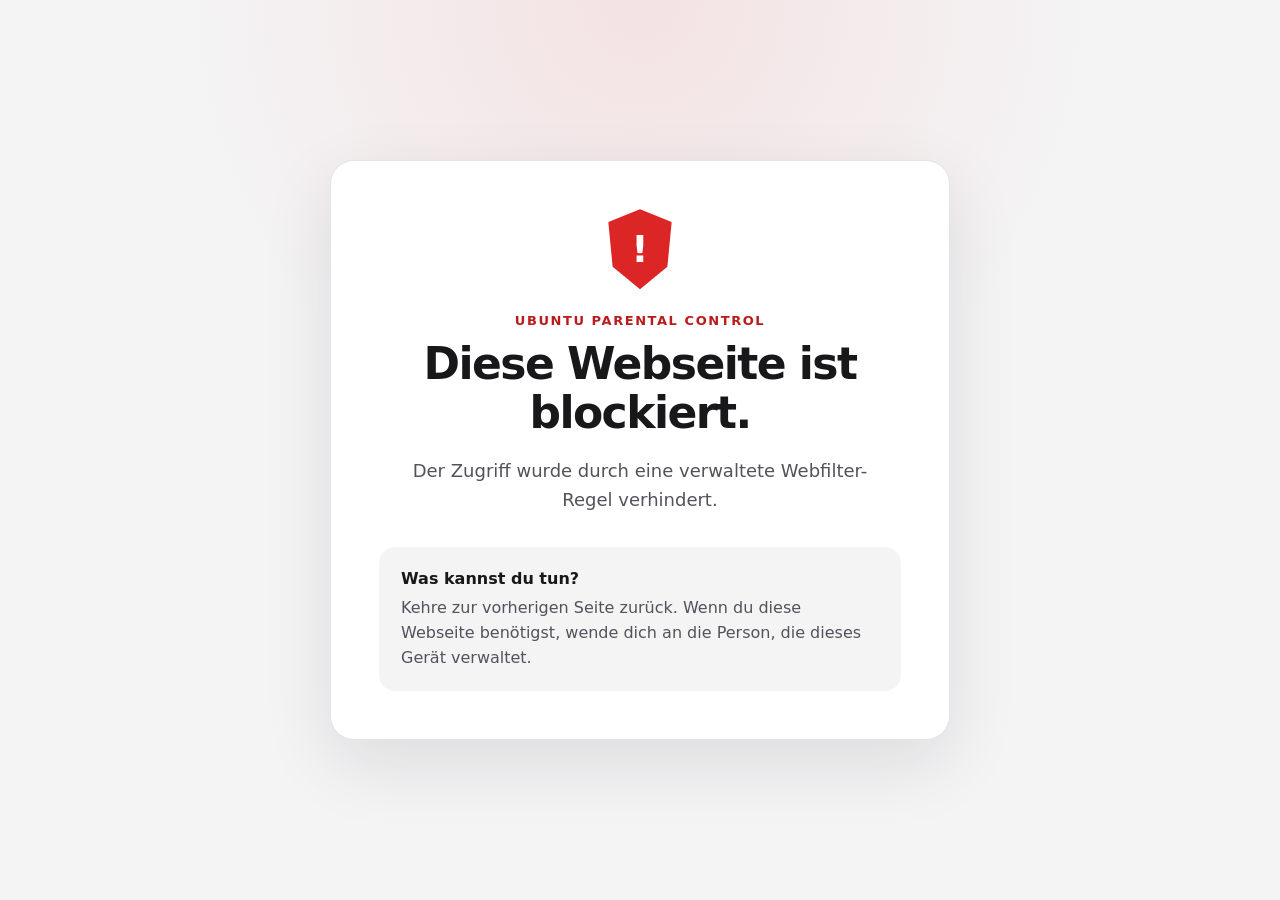
<file: browser-extension/blocked/blocked.html>
<!doctype html>
<html lang="de">
  <head>
    <meta charset="utf-8">
    <meta name="viewport" content="width=device-width, initial-scale=1">
    <meta name="color-scheme" content="light dark">
    <title>Webseite blockiert</title>
    <link rel="stylesheet" href="blocked.css">
  </head>
  <body>
    <main class="card" aria-labelledby="blocked-title">
      <div class="shield" aria-hidden="true">
        <span>!</span>
      </div>
      <p class="product">Ubuntu Parental Control</p>
      <h1 id="blocked-title">Diese Webseite ist blockiert.</h1>
      <p class="explanation">
        Der Zugriff wurde durch eine verwaltete Webfilter-Regel verhindert.
      </p>
      <div id="block-source" class="block-source" hidden>
        <span>Ausgelöst durch</span>
        <strong id="block-source-name"></strong>
      </div>
      <div class="notice">
        <strong>Was kannst du tun?</strong>
        <p>
          Kehre zur vorherigen Seite zurück. Wenn du diese Webseite benötigst,
          wende dich an die Person, die dieses Gerät verwaltet.
        </p>
      </div>
    </main>
    <script src="blocked.js"></script>
  </body>
</html>
</file>
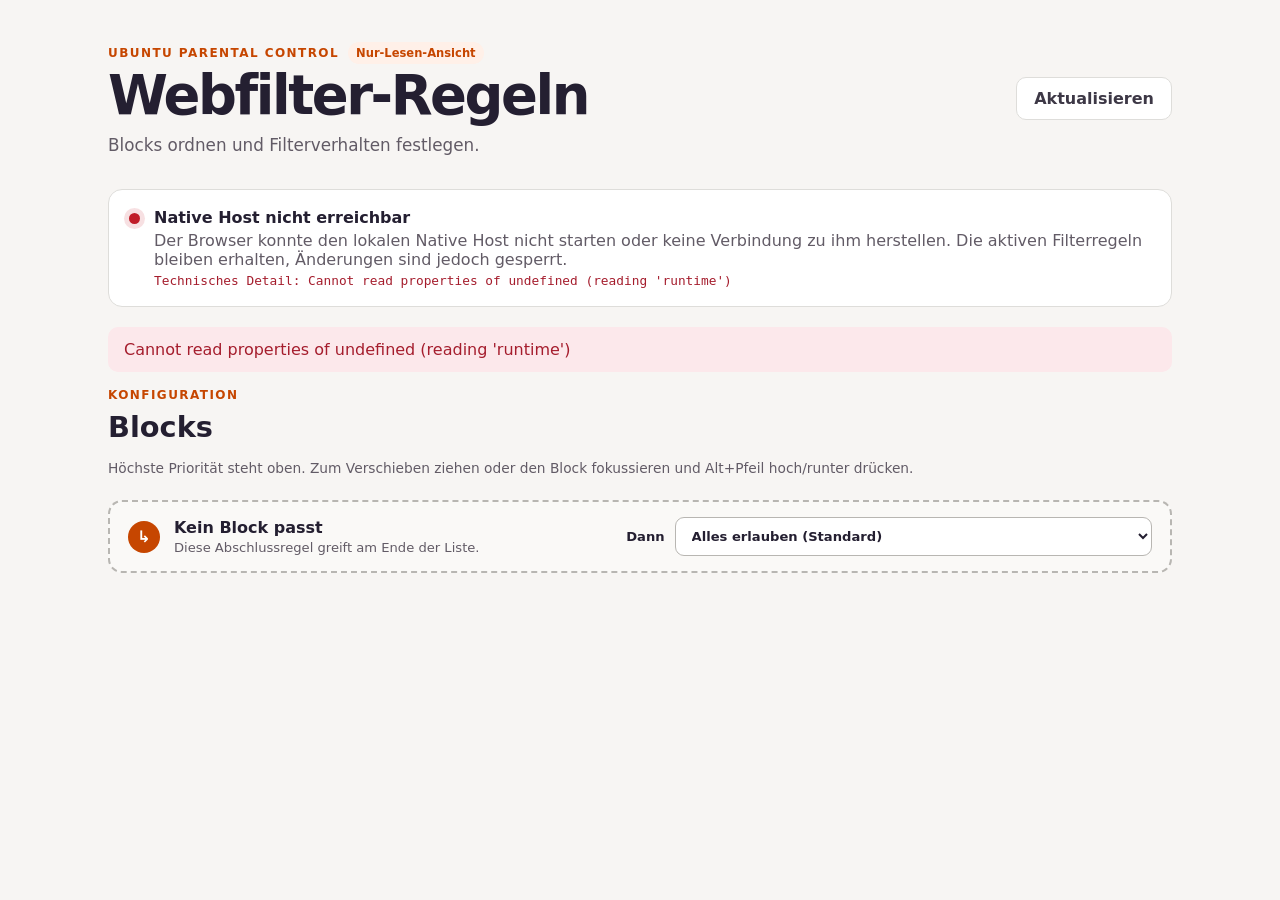
<file: browser-extension/options/options.html>
<!doctype html>
<html lang="de">
<head><meta charset="utf-8"><meta name="viewport" content="width=device-width, initial-scale=1"><meta name="color-scheme" content="light dark"><title>Ubuntu Parental Control</title><link rel="stylesheet" href="options.css"></head>
<body class="mode-loading" aria-busy="false">
<header class="app-header"><div><div class="title-line"><p class="eyebrow">Ubuntu Parental Control</p><span id="view-mode" class="view-mode">Zugriff wird geprüft</span></div><h1>Webfilter-Regeln</h1><p id="page-subtitle" class="subtitle">Blocks ordnen und Filterverhalten festlegen.</p></div><button id="refresh" class="secondary" type="button">Aktualisieren</button></header>
<main>
<section id="connection" class="connection" aria-live="polite" hidden><span class="status-dot"></span><div><strong id="connection-title"></strong><p id="connection-detail"></p><p id="connection-error-detail" class="connection-error-detail" hidden></p><a id="repair-native" class="repair-native" href="ubuntu-parental-control://firefox-consent/allow" hidden>Firefox-Verbindung reparieren</a></div></section>
<div id="message" class="message" hidden role="status"></div>
<section id="draft-bar" class="draft-bar" hidden aria-live="polite"><div><strong>Ungespeicherte Änderungen</strong><p>Der Entwurf ist nur in dieser Seite sichtbar. Erst „Alles speichern“ öffnet einmalig die Administrator-Anmeldung.</p></div><div class="draft-actions"><button id="discard-draft" class="secondary" type="button">Verwerfen</button><button id="save-all" type="button">Alles speichern</button></div></section>
<section id="overview-view" aria-labelledby="overview-title"><div class="section-heading"><div><p class="eyebrow">Konfiguration</p><h2 id="overview-title">Blocks</h2></div><button id="create-block" class="secondary" type="button" hidden>Block anlegen</button></div>
<p id="order-help" class="order-help">Höchste Priorität steht oben. Zum Verschieben ziehen oder den Block fokussieren und Alt+Pfeil hoch/runter drücken.</p><div id="blocks" class="blocks" role="list" aria-describedby="order-help"></div>
<form id="default-rule" class="default-rule"><span class="default-rule-marker" aria-hidden="true">↳</span><div><strong>Kein Block passt</strong><p>Diese Abschlussregel greift am Ende der Liste.</p></div><label for="default-action">Dann<select id="default-action" name="default_action"><option value="allow">Alles erlauben (Standard)</option><option value="block">Alles blockieren</option></select></label></form></section>
<section id="detail-view" hidden aria-labelledby="detail-title"><button id="back-to-overview" class="back-button secondary" type="button">← Zurück zu allen Blocks</button><div id="detail-container"></div></section>
</main>
<datalist id="timezone-suggestions"><option value="Europe/Berlin"></option><option value="UTC"></option></datalist>
<div id="busy-overlay" class="busy-overlay" hidden role="status" aria-live="assertive"><div class="busy-card"><span class="spinner" aria-hidden="true"></span><div><strong>Regeln werden gespeichert …</strong><p>Bitte warte auf die Bestätigung des Verwaltungsdienstes.</p></div></div></div>
<template id="block-row-template"><article class="block-row" role="listitem" tabindex="0" draggable="false"><span class="drag-handle" aria-hidden="true">⠿</span><button class="block-open" type="button"><span class="block-identity"><strong class="block-name"></strong><code class="block-id"></code></span><span class="badges"></span></button><span class="priority-label"></span><span class="reorder-buttons"><button class="move-up secondary" type="button" aria-label="Block nach oben verschieben">↑</button><button class="move-down secondary" type="button" aria-label="Block nach unten verschieben">↓</button></span></article></template>
<template id="block-detail-template"><article class="block-detail"><div class="detail-heading"><div><p class="eyebrow">Block bearbeiten</p><h2 id="detail-title" class="block-name"></h2><code class="block-id"></code></div><div class="badges"></div></div>
<section class="domain-section" aria-labelledby="domain-section-title"><div class="domain-heading"><h3 id="domain-section-title">Domains</h3><button class="secondary show-domain-add" type="button" hidden>Domains hinzufügen</button></div><div class="domain-list"></div><form class="domain-add-panel" hidden><label>Neue Domains <span>Eine Domain pro Zeile; Listen können direkt eingefügt werden.</span><textarea class="domain-add-input" rows="5" placeholder="beispiel.de&#10;schule.example" required></textarea></label><div class="domain-add-actions"><button type="submit">In Entwurf übernehmen</button><button class="secondary cancel-domain-add" type="button">Abbrechen</button></div></form></section>
<form class="add-domain-form" hidden><label>Website zusätzlich blockieren <span>Nur die Domain ohne <code>https://</code>, Pfad oder Port eingeben.</span></label><div class="input-row"><input class="domain-input" type="text" inputmode="url" autocomplete="off" placeholder="beispiel.de" maxlength="253" required><button type="submit">Domain blockieren</button></div><p class="append-note">Die geschützte Kinderergänzung wird getrennt gespeichert und kann von diesem Konto nicht entfernt werden.</p></form>
<div class="add-domain-unavailable" hidden role="alert"><strong>Domain-Ergänzung nicht verfügbar</strong><p class="add-domain-unavailable-detail"></p><p>Bitte aktualisieren. Bleibt der Fehler bestehen, muss ein Elternteil die lokale Installation prüfen.</p></div>
<form class="admin-form"><div class="admin-title"><div><strong>Regeldetails</strong><span>Änderungen werden zunächst nur in den Entwurf übernommen.</span></div><label class="switch-label"><input class="admin-enabled" type="checkbox"> Aktiv</label></div><div class="form-grid"><label>Name<input class="admin-name" type="text" maxlength="120" required></label><label>Aktion<select class="admin-action"><option value="block">Blockieren</option><option value="allow">Erlauben</option></select></label><label class="wide">URL-Patterns <span>Ein Pattern pro Zeile</span><textarea class="admin-patterns" rows="4"></textarea></label><label class="wide">URL-Regex <span><code>i:</code> oder <code>s:</code> voranstellen</span><textarea class="admin-regex" rows="4"></textarea></label><label class="wide">Domain-Ausnahmen <span>Eine Domain pro Zeile</span><textarea class="admin-exceptions" rows="4"></textarea></label>
<fieldset class="schedule-editor wide"><legend>Zeitfenster</legend><p class="schedule-help">Ohne Zeitfenster gilt der Block durchgehend.</p><div class="schedule-toolbar"><label>Zeitzone <span>IANA-Zeitzone für alle Fenster</span><input class="admin-schedule-timezone" type="text" list="timezone-suggestions" maxlength="64" required></label><button class="secondary add-window" type="button">Zeitfenster hinzufügen</button></div><div class="schedule-empty">Keine Zeitfenster – der Block ist durchgehend aktiv.</div><div class="schedule-windows"></div><p class="schedule-overnight-note">Liegt die Endzeit vor oder gleich der Startzeit, endet das Fenster am Folgetag.</p></fieldset></div><div class="admin-buttons"><button type="submit">In Entwurf übernehmen</button><button class="danger delete-block" type="button">Block löschen</button></div></form></article></template>
<script src="schedule-model.js"></script><script src="order-model.js"></script><script src="options.js"></script>
</body></html>
</file>
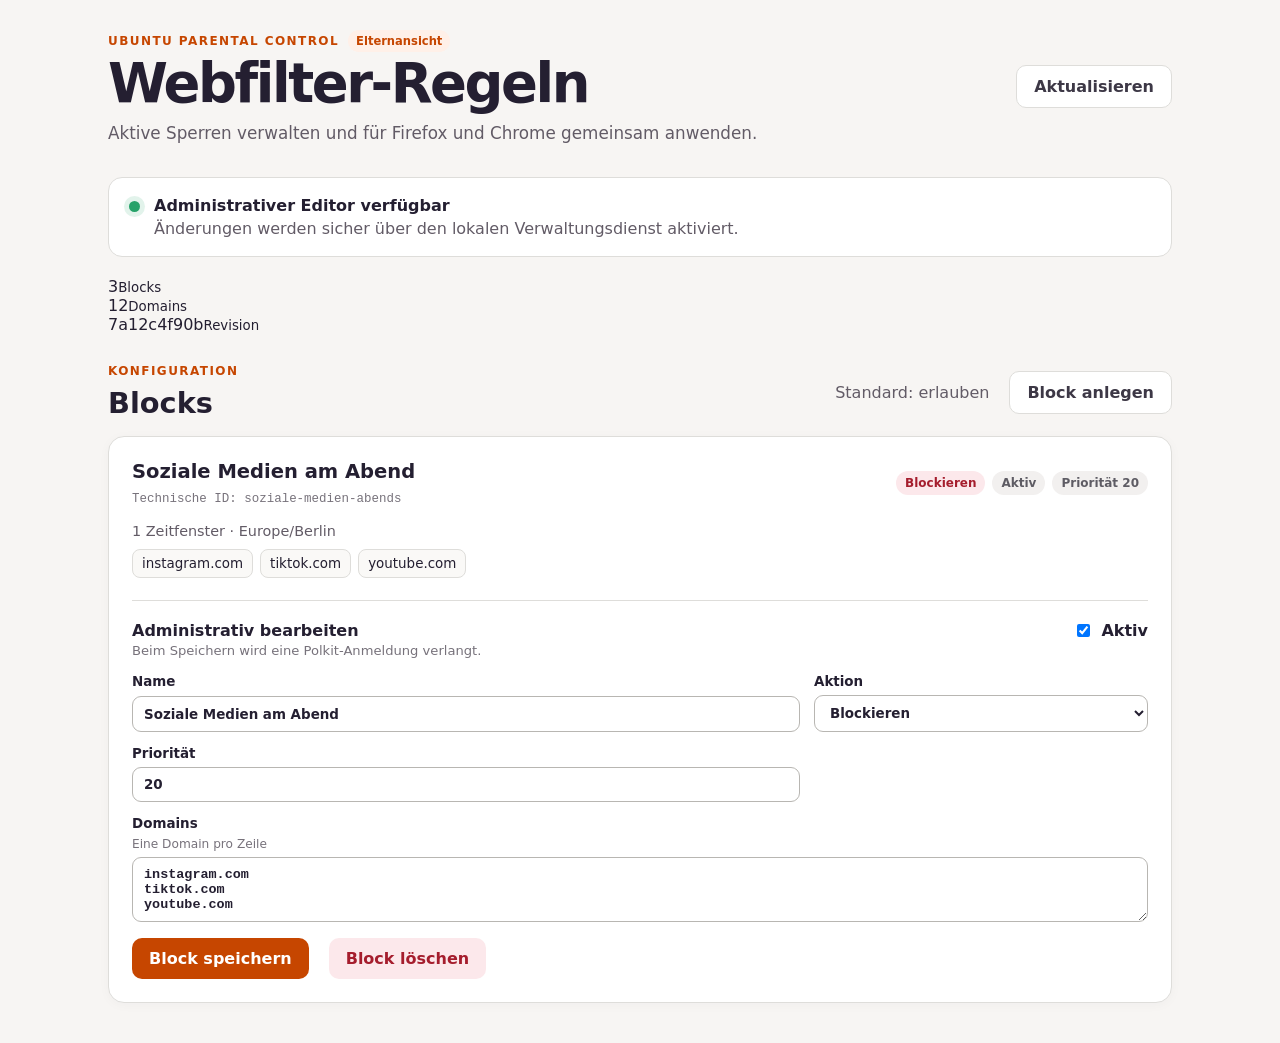
<file: store-assets/chrome/screenshot-preview.html>
<!doctype html>
<html lang="de">
  <head>
    <meta charset="utf-8">
    <meta name="viewport" content="width=device-width, initial-scale=1">
    <meta name="color-scheme" content="light">
    <title>Ubuntu Parental Control – Elternansicht</title>
    <link rel="stylesheet" href="../../browser-extension/options/options.css">
    <style>
      :root { color-scheme: light; }
      body { padding-top: 30px; padding-bottom: 40px; }
      .connection { margin-top: 24px; }
      .summary { margin-bottom: 30px; }
    </style>
  </head>
  <body class="mode-parent" aria-busy="false">
    <header class="app-header">
      <div>
        <div class="title-line"><p class="eyebrow">Ubuntu Parental Control</p><span class="view-mode">Elternansicht</span></div>
        <h1>Webfilter-Regeln</h1>
        <p class="subtitle">Aktive Sperren verwalten und für Firefox und Chrome gemeinsam anwenden.</p>
      </div>
      <button class="secondary" type="button">Aktualisieren</button>
    </header>
    <main>
      <section class="connection connected">
        <span class="status-dot"></span>
        <div><strong>Administrativer Editor verfügbar</strong><p>Änderungen werden sicher über den lokalen Verwaltungsdienst aktiviert.</p></div>
      </section>
      <section class="summary">
        <div><span>3</span><small>Blocks</small></div><div><span>12</span><small>Domains</small></div><div><span>7a12c4f90b</span><small>Revision</small></div>
      </section>
      <section>
        <div class="section-heading">
          <div><p class="eyebrow">Konfiguration</p><h2>Blocks</h2></div>
          <div class="section-actions"><p class="default-action">Standard: erlauben</p><button class="secondary">Block anlegen</button></div>
        </div>
        <div class="blocks">
          <article class="block-card">
            <div class="block-heading">
              <div><h3>Soziale Medien am Abend</h3><code class="block-id">Technische ID: soziale-medien-abends</code></div>
              <div class="badges"><span class="badge block">Blockieren</span><span class="badge">Aktiv</span><span class="badge">Priorität 20</span></div>
            </div>
            <div class="block-meta">1 Zeitfenster · Europe/Berlin</div>
            <div class="domain-list"><span class="domain">instagram.com</span><span class="domain">tiktok.com</span><span class="domain">youtube.com</span></div>
            <form class="admin-form">
              <div class="admin-title">
                <div><strong>Administrativ bearbeiten</strong><span>Beim Speichern wird eine Polkit-Anmeldung verlangt.</span></div>
                <div class="switches"><label class="switch-label"><input type="checkbox" checked> Aktiv</label></div>
              </div>
              <div class="form-grid">
                <label>Name<input type="text" value="Soziale Medien am Abend"></label>
                <label>Aktion<select><option>Blockieren</option></select></label>
                <label>Priorität<input type="number" value="20"></label>
                <label class="wide">Domains <span>Eine Domain pro Zeile</span><textarea rows="3">instagram.com&#10;tiktok.com&#10;youtube.com</textarea></label>
              </div>
              <div class="admin-buttons"><button>Block speichern</button><button class="danger">Block löschen</button></div>
            </form>
          </article>
        </div>
      </section>
    </main>
  </body>
</html>
</file>
<file: browser-extension/blocked/blocked.css>
:root {
  color-scheme: light dark;
  font-family: system-ui, -apple-system, BlinkMacSystemFont, "Segoe UI", sans-serif;
  background: #f4f4f5;
  color: #18181b;
}

* {
  box-sizing: border-box;
}

body {
  min-height: 100vh;
  margin: 0;
  display: grid;
  place-items: center;
  padding: 32px 20px;
  background:
    radial-gradient(circle at top, rgb(239 68 68 / 10%), transparent 42%),
    #f4f4f5;
}

.card {
  width: min(100%, 620px);
  padding: 48px;
  border: 1px solid #e4e4e7;
  border-radius: 24px;
  background: #ffffff;
  box-shadow: 0 24px 70px rgb(24 24 27 / 10%);
  text-align: center;
}

.shield {
  width: 72px;
  height: 80px;
  margin: 0 auto 24px;
  display: grid;
  place-items: center;
  border-radius: 24px 24px 32px 32px;
  background: #dc2626;
  color: #ffffff;
  clip-path: polygon(50% 0, 94% 16%, 88% 72%, 50% 100%, 12% 72%, 6% 16%);
  font-size: 38px;
  font-weight: 800;
}

.product {
  margin: 0 0 12px;
  color: #b91c1c;
  font-size: 13px;
  font-weight: 750;
  letter-spacing: 0.12em;
  text-transform: uppercase;
}

h1 {
  margin: 0;
  font-size: clamp(30px, 6vw, 44px);
  line-height: 1.1;
  letter-spacing: -0.035em;
}

.explanation {
  max-width: 470px;
  margin: 20px auto 0;
  color: #52525b;
  font-size: 18px;
  line-height: 1.6;
}

.block-source {
  display: inline-flex;
  align-items: center;
  gap: 9px;
  margin-top: 22px;
  border: 1px solid #fecaca;
  border-radius: 999px;
  padding: 8px 13px;
  color: #7f1d1d;
  background: #fef2f2;
  font-size: 14px;
}

.block-source[hidden] {
  display: none;
}

.block-source span {
  color: #991b1b;
}

.notice {
  margin-top: 32px;
  padding: 20px 22px;
  border-radius: 16px;
  background: #f4f4f5;
  text-align: left;
  line-height: 1.55;
}

.notice strong {
  display: block;
  margin-bottom: 5px;
}

.notice p {
  margin: 0;
  color: #52525b;
}

@media (max-width: 520px) {
  .card {
    padding: 36px 24px;
    border-radius: 18px;
  }
}

@media (prefers-color-scheme: dark) {
  :root {
    background: #09090b;
    color: #fafafa;
  }

  body {
    background:
      radial-gradient(circle at top, rgb(239 68 68 / 16%), transparent 42%),
      #09090b;
  }

  .card {
    border-color: #27272a;
    background: #18181b;
    box-shadow: 0 24px 70px rgb(0 0 0 / 35%);
  }

  .product {
    color: #fca5a5;
  }

  .explanation,
  .notice p {
    color: #a1a1aa;
  }

  .notice {
    background: #27272a;
  }

  .block-source {
    border-color: #7f1d1d;
    color: #fecaca;
    background: #3f171b;
  }

  .block-source span {
    color: #fca5a5;
  }
}
</file>
<file: browser-extension/options/options.css>
:root {
  font-family: Inter, Ubuntu, system-ui, -apple-system, BlinkMacSystemFont, "Segoe UI", sans-serif;
  color: #241f31;
  background: #f7f5f3;
  --accent: #c64600;
  --accent-hover: #a83b00;
  --accent-soft: #fff0e8;
  font-synthesis: none;
}

* { box-sizing: border-box; }

body {
  margin: 0 auto;
  max-width: 1120px;
  min-height: 100vh;
  padding: 42px 28px 72px;
}

body.mode-child {
  --accent: #1c71d8;
  --accent-hover: #1559a8;
  --accent-soft: #e7f1ff;
}

body.mode-readonly {
  --accent: #77767b;
  --accent-hover: #5e5c64;
  --accent-soft: #eeeeec;
}

button, input, select, textarea { font: inherit; }

.app-header, .section-heading, .block-heading, .input-row, .admin-title, .admin-buttons, .section-actions {
  display: flex;
  align-items: center;
  justify-content: space-between;
  gap: 20px;
}

.title-line { display: flex; align-items: center; flex-wrap: wrap; gap: 9px; }
.title-line .eyebrow { margin-bottom: 0; }
.view-mode {
  padding: 4px 8px;
  border-radius: 999px;
  color: var(--accent);
  background: var(--accent-soft);
  font-size: .72rem;
  font-weight: 800;
}

h1, h2, h3, p { margin-top: 0; }
h1 { margin-bottom: 8px; font-size: clamp(2rem, 5vw, 3.4rem); letter-spacing: -0.045em; }
h2 { margin-bottom: 0; font-size: 1.8rem; }
h3 { margin-bottom: 4px; font-size: 1.22rem; }

.eyebrow {
  margin-bottom: 8px;
  color: var(--accent);
  font-size: .75rem;
  font-weight: 800;
  letter-spacing: .12em;
  text-transform: uppercase;
}

.subtitle { margin-bottom: 0; color: #625b66; font-size: 1.05rem; }

button {
  border: 0;
  border-radius: 10px;
  padding: 11px 17px;
  color: white;
  background: var(--accent);
  font-weight: 700;
  cursor: pointer;
}

button:hover { background: var(--accent-hover); }
button:focus-visible, input:focus-visible, select:focus-visible, textarea:focus-visible {
  outline: 3px solid #3584e4;
  outline-offset: 2px;
}
button:disabled { opacity: .55; cursor: not-allowed; }
body.saving button:disabled { cursor: progress; }
button.secondary { color: #3d3846; background: white; border: 1px solid #deddda; }
button.danger { color: #a51d2d; background: #fce8eb; }

main { margin-top: 34px; }

.connection {
  display: flex;
  align-items: flex-start;
  gap: 14px;
  margin: 0 0 20px;
  padding: 18px 20px;
  border: 1px solid #deddda;
  border-radius: 14px;
  background: white;
}
.connection[hidden] { display: none; }

.connection p { margin: 4px 0 0; color: #625b66; }
.connection.error .connection-error-detail { color: #a51d2d; }
.repair-native {
  display: inline-block;
  margin-top: 12px;
  border-radius: 9px;
  padding: 9px 13px;
  color: white;
  background: var(--accent);
  font-weight: 750;
  text-decoration: none;
}
.repair-native:hover { background: var(--accent-hover); }
.repair-native:focus-visible { outline: 3px solid #3584e4; outline-offset: 2px; }
.repair-native[hidden] { display: none; }
.status-dot { flex: 0 0 11px; width: 11px; height: 11px; margin-top: 5px; border-radius: 50%; background: #f5c211; box-shadow: 0 0 0 5px #f5c21122; }
.connection.connected .status-dot { background: #26a269; box-shadow: 0 0 0 5px #26a26922; }
.connection.error .status-dot { background: #c01c28; box-shadow: 0 0 0 5px #c01c2822; }
.mode-child .connection.connected { border-color: #99c1f1; background: var(--accent-soft); }
.mode-child .connection.connected .status-dot { background: #1c71d8; box-shadow: 0 0 0 5px #1c71d822; }

.section-heading { margin-bottom: 16px; }
.section-actions { justify-content: flex-end; }
.default-action { margin-bottom: 0; color: #625b66; }
.blocks { display: grid; gap: 16px; }

.draft-bar {
  position: sticky;
  z-index: 20;
  top: 12px;
  display: flex;
  align-items: center;
  justify-content: space-between;
  gap: 20px;
  margin-bottom: 22px;
  border: 1px solid #e5a50a;
  border-radius: 14px;
  padding: 16px 18px;
  background: #fff8df;
  box-shadow: 0 8px 28px #241f311a;
}
.draft-bar[hidden] { display: none; }
.draft-bar p { margin: 3px 0 0; color: #625b66; font-size: .85rem; }
.draft-actions { display: flex; flex: 0 0 auto; gap: 8px; }

.default-rule {
  display: grid;
  grid-template-columns: auto minmax(180px, 1fr) minmax(290px, 1.2fr);
  align-items: center;
  gap: 14px;
  margin-top: 12px;
  padding: 15px 18px;
  border: 2px dashed #b8b6b2;
  border-radius: 14px;
  background: #faf9f7;
}
.default-rule-marker { display: grid; width: 32px; height: 32px; place-items: center; border-radius: 50%; color: white; background: var(--accent); font-weight: 900; }
.default-rule p { margin: 3px 0 0; color: #625b66; font-size: .82rem; }
.default-rule label { display: grid; grid-template-columns: auto minmax(0, 1fr); align-items: center; gap: 10px; font-size: .82rem; font-weight: 750; }
.default-rule select { width: 100%; border: 1px solid #b8b6b2; border-radius: 9px; padding: 10px 12px; color: inherit; background: white; }
.default-rule.locked { filter: grayscale(.4); }
.order-help { margin: 0 0 12px; color: #625b66; font-size: .86rem; }
.block-row {
  display: grid;
  grid-template-columns: auto minmax(0, 1fr) auto auto;
  align-items: center;
  gap: 12px;
  border: 1px solid #deddda;
  border-radius: 14px;
  padding: 10px 12px;
  background: white;
  box-shadow: 0 2px 12px #241f3108;
}
.block-row[draggable="true"] { cursor: grab; }
.block-row.dragging { opacity: .45; }
.block-row.drag-target { border-color: var(--accent); box-shadow: 0 0 0 3px var(--accent-soft); }
.drag-handle { color: #77767b; font-size: 1.4rem; }
.block-open { display: flex; min-width: 0; align-items: center; justify-content: space-between; gap: 16px; padding: 8px; color: inherit; background: transparent; text-align: left; }
.block-open:hover { background: var(--accent-soft); }
.block-identity { display: grid; min-width: 0; gap: 3px; }
.block-identity strong { overflow: hidden; font-size: 1.05rem; text-overflow: ellipsis; white-space: nowrap; }
.priority-label { color: #625b66; font-size: .84rem; white-space: nowrap; }
.reorder-buttons { display: flex; gap: 5px; }
.reorder-buttons button { min-width: 38px; padding: 7px 10px; }
.back-button { margin-bottom: 18px; }
.block-detail { padding: 24px; border: 1px solid #deddda; border-radius: 16px; background: white; }
.detail-heading { display: flex; align-items: flex-start; justify-content: space-between; gap: 20px; margin-bottom: 18px; }
.detail-heading h2 { margin-bottom: 4px; }

.block-card {
  padding: 23px;
  border: 1px solid #deddda;
  border-radius: 16px;
  background: white;
  box-shadow: 0 2px 12px #241f3108;
}

.block-id { color: #77727b; font-size: .78rem; }
.badges { display: flex; flex-wrap: wrap; justify-content: flex-end; gap: 7px; }
.badge { padding: 5px 9px; border-radius: 999px; color: #5e5c64; background: #f2f0ef; font-size: .75rem; font-weight: 700; }
.badge.block { color: #a51d2d; background: #fce8eb; }
.badge.allow { color: #18794e; background: #e6f4ea; }
.badge.inactive { color: #77767b; background: #eeeeec; }

.block-meta { margin: 17px 0 10px; color: #625b66; font-size: .9rem; }
.domain-section { margin-bottom: 20px; }
.domain-heading { display: flex; align-items: center; justify-content: space-between; gap: 12px; margin-bottom: 10px; }
.domain-heading h3 { margin: 0; font-size: 1rem; }
.domain-heading button { padding: 7px 11px; font-size: .8rem; }
.domain-list { display: flex; flex-wrap: wrap; gap: 7px; }
.domain { padding: 6px 9px; border: 1px solid #deddda; border-radius: 8px; background: #faf9f7; font-size: .84rem; }
.domain.user-added { border-color: #e5a50a; background: #fff8df; }
.remove-user-domain, .remove-base-domain { margin: -3px -5px -3px 6px; padding: 1px 5px; border-radius: 6px; color: #a51d2d; background: transparent; }
.remove-user-domain:hover { background: #fce8eb; }
.remove-base-domain:hover { background: #fce8eb; }
.empty { color: #77767b; font-style: italic; }

.domain-add-panel { margin-top: 13px; border: 1px solid #deddda; border-radius: 10px; padding: 14px; background: #faf9f7; }
.domain-add-panel[hidden] { display: none; }
.domain-add-panel label { display: grid; gap: 6px; font-size: .84rem; font-weight: 750; }
.domain-add-panel label span { color: #77727b; font-size: .76rem; font-weight: 400; }
.domain-add-input { width: 100%; border: 1px solid #b8b6b2; border-radius: 9px; padding: 9px 11px; color: inherit; background: #fff; font: inherit; font-family: "Ubuntu Mono", ui-monospace, monospace; resize: vertical; }
.domain-add-actions { display: flex; gap: 8px; margin-top: 10px; }
.domain-add-actions button { padding: 8px 12px; font-size: .82rem; }

.add-domain-form { margin-top: 22px; padding-top: 20px; border-top: 1px solid #deddda; }
.add-domain-form label { display: block; margin-bottom: 10px; font-weight: 750; }
.add-domain-form label span { display: block; margin-top: 3px; color: #77727b; font-size: .82rem; font-weight: 400; }
.domain-input { flex: 1; min-width: 0; border: 1px solid #b8b6b2; border-radius: 10px; padding: 11px 13px; color: inherit; background: #fff; }
.append-note { margin: 9px 0 0; color: #77727b; font-size: .8rem; }

.add-domain-unavailable {
  margin-top: 22px;
  padding: 16px 18px;
  border: 1px solid #e5a5ad;
  border-radius: 11px;
  color: #7d1223;
  background: #fff1f3;
}
.add-domain-unavailable p { margin: 5px 0 0; font-size: .86rem; }
.connection-error-detail { overflow-wrap: anywhere; font-family: "Ubuntu Mono", ui-monospace, monospace; font-size: .8rem; }

.admin-form { margin-top: 22px; padding-top: 20px; border-top: 1px solid #deddda; }
.admin-title { align-items: flex-start; margin-bottom: 16px; }
.admin-title span { display: block; margin-top: 3px; color: #77727b; font-size: .82rem; }
.switch-label { display: flex; align-items: center; gap: 8px; font-weight: 700; }
.switches { display: grid; justify-items: end; gap: 8px; }
.form-grid { display: grid; grid-template-columns: 2fr 1fr; gap: 14px; }
.form-grid label { display: grid; gap: 6px; font-size: .84rem; font-weight: 750; }
.form-grid label span { color: #77727b; font-size: .76rem; font-weight: 400; }
.form-grid .wide { grid-column: 1 / -1; }
.form-grid input, .form-grid select, .form-grid textarea {
  width: 100%;
  border: 1px solid #b8b6b2;
  border-radius: 9px;
  padding: 9px 11px;
  color: inherit;
  background: #fff;
  font: inherit;
}
.form-grid textarea { resize: vertical; font-family: "Ubuntu Mono", ui-monospace, monospace; }
.admin-buttons { justify-content: flex-start; margin-top: 16px; }

.schedule-editor {
  min-width: 0;
  margin: 4px 0 0;
  border: 1px solid #deddda;
  border-radius: 12px;
  padding: 16px;
}
.schedule-editor legend { padding: 0 7px; font-size: .9rem; font-weight: 800; }
.schedule-help, .schedule-overnight-note {
  margin: 0;
  color: #77727b;
  font-size: .8rem;
  font-weight: 400;
}
.schedule-toolbar {
  display: flex;
  align-items: end;
  justify-content: space-between;
  gap: 16px;
  margin-top: 14px;
}
.schedule-toolbar label { flex: 1; }
.schedule-toolbar button { flex: 0 0 auto; }
.schedule-empty {
  margin-top: 14px;
  border: 1px dashed #c8c6c3;
  border-radius: 9px;
  padding: 13px 14px;
  color: #77767b;
  background: #faf9f7;
  font-size: .82rem;
  font-style: italic;
}
.schedule-empty[hidden], .schedule-overnight-note[hidden] { display: none; }
.schedule-windows { display: grid; gap: 11px; margin-top: 14px; }
.schedule-window {
  border: 1px solid #deddda;
  border-radius: 10px;
  padding: 13px;
  background: #faf9f7;
}
.schedule-window-heading, .schedule-times {
  display: flex;
  align-items: center;
  justify-content: space-between;
  gap: 12px;
}
.schedule-window-heading { margin-bottom: 12px; }
.schedule-window-heading strong { font-size: .84rem; }
.remove-window { padding: 6px 10px; color: #a51d2d; font-size: .76rem; }
.schedule-days { display: grid; grid-template-columns: repeat(7, minmax(0, 1fr)); gap: 6px; }
.schedule-day { display: block !important; cursor: pointer; }
.schedule-day input { position: absolute; opacity: 0; pointer-events: none; }
.schedule-day span {
  display: block !important;
  margin: 0 !important;
  border: 1px solid #c8c6c3;
  border-radius: 8px;
  padding: 7px 5px;
  color: #5e5c64 !important;
  background: white;
  font-size: .78rem !important;
  font-weight: 700 !important;
  text-align: center;
}
.schedule-day input:checked + span {
  border-color: var(--accent);
  color: var(--accent) !important;
  background: var(--accent-soft);
}
.schedule-day input:focus-visible + span { outline: 3px solid #3584e4; outline-offset: 2px; }
.schedule-times { justify-content: flex-start; margin-top: 12px; }
.schedule-times label { display: flex; align-items: center; gap: 8px; }
.schedule-times input { width: auto; min-width: 125px; }
.schedule-overnight-note { margin-top: 11px; }

.admin-form.locked {
  margin-right: -10px;
  margin-left: -10px;
  padding: 20px 10px 10px;
  border-radius: 12px;
  background: #f3f2f1;
  filter: grayscale(.35);
}
.admin-form.locked .admin-title strong { color: #5e5c64; }
.admin-form.locked input,
.admin-form.locked select,
.admin-form.locked textarea {
  color: #77767b;
  border-color: #c8c6c3;
  background: #e9e8e7;
  opacity: 1;
}
.admin-form.locked .schedule-editor { border-color: #c8c6c3; }
.admin-form.locked .schedule-window, .admin-form.locked .schedule-empty { background: #e9e8e7; }
.admin-form.locked .schedule-day { cursor: default; }
.admin-form.locked .schedule-day span {
  color: #77767b !important;
  border-color: #c8c6c3;
  background: #e9e8e7;
}
.admin-form.locked .schedule-day input:checked + span {
  color: #5e5c64 !important;
  border-color: #9a9996;
  background: #deddda;
}
.admin-form.locked .admin-buttons button { color: #77767b; background: #deddda; }

.busy-overlay {
  position: fixed;
  z-index: 1000;
  inset: 0;
  display: grid;
  place-items: center;
  padding: 24px;
  background: #241f317a;
  backdrop-filter: blur(3px);
}
.busy-overlay[hidden] { display: none; }
.busy-card {
  display: flex;
  align-items: center;
  gap: 18px;
  width: min(440px, 100%);
  padding: 23px 25px;
  border: 1px solid #deddda;
  border-radius: 16px;
  background: white;
  box-shadow: 0 18px 55px #241f3140;
}
.busy-card strong { font-size: 1.05rem; }
.busy-card p { margin: 5px 0 0; color: #625b66; font-size: .9rem; }
.spinner {
  flex: 0 0 32px;
  width: 32px;
  height: 32px;
  border: 4px solid var(--accent-soft);
  border-top-color: var(--accent);
  border-radius: 50%;
  animation: spin .8s linear infinite;
}

@keyframes spin { to { transform: rotate(360deg); } }

@media (prefers-reduced-motion: reduce) {
  .spinner { animation-duration: 1.8s; }
}

.message { margin-bottom: 16px; padding: 13px 16px; border-radius: 10px; background: #e6f4ea; color: #18794e; }
.message.error { color: #a51d2d; background: #fce8eb; }

@media (prefers-color-scheme: dark) {
  :root { color: #f6f5f4; background: #1e1e1e; }
  .subtitle, .connection p, .block-meta, .default-action, .add-domain-form label span,
  .append-note, .block-id, .schedule-help, .schedule-overnight-note { color: #c0bfbc; }
  .connection, .block-card, .block-row, .block-detail { border-color: #4a4a4a; background: #2b2b2b; }
  .default-rule { border-color: #666; background: #252525; }
  .default-rule p, .order-help, .priority-label { color: #c0bfbc; }
  .draft-bar { border-color: #9c6e00; background: #463b1c; }
  .draft-bar p { color: #deddda; }
  .default-rule select { color: #f6f5f4; border-color: #666; background: #242424; }
  .add-domain-form { border-color: #4a4a4a; }
  button.secondary { color: #f6f5f4; border-color: #555; background: #363636; }
  .domain { border-color: #555; background: #333; }
  .domain.user-added { border-color: #b58300; background: #4a3b12; }
  .domain-add-panel { border-color: #555; background: #333; }
  .domain-add-panel label span { color: #c0bfbc; }
  .domain-add-input, .domain-input, .form-grid input, .form-grid select, .form-grid textarea { color: #f6f5f4; border-color: #666; background: #242424; }
  .mode-child .connection.connected { border-color: #365f91; background: #1d3047; }
  .connection.error .connection-error-detail { color: #ffb4bd; }
  .admin-form.locked { background: #252525; }
  .admin-form.locked .admin-title strong { color: #c0bfbc; }
  .admin-form.locked input, .admin-form.locked select, .admin-form.locked textarea {
    color: #9a9996;
    border-color: #4a4a4a;
    background: #303030;
  }
  .schedule-editor, .schedule-window { border-color: #555; }
  .schedule-window, .schedule-empty { background: #333; }
  .schedule-day span { color: #c0bfbc !important; border-color: #666; background: #242424; }
  .admin-form.locked .schedule-editor { border-color: #4a4a4a; }
  .admin-form.locked .schedule-window, .admin-form.locked .schedule-empty { background: #303030; }
  .admin-form.locked .schedule-day span { color: #9a9996 !important; border-color: #4a4a4a; background: #303030; }
  .admin-form.locked .schedule-day input:checked + span { color: #c0bfbc !important; background: #3a3a3a; }
  .busy-card { border-color: #555; background: #2b2b2b; }
  .busy-card p { color: #c0bfbc; }
  .add-domain-unavailable { color: #ffb4bd; border-color: #8f3b49; background: #491d25; }
}

@media (max-width: 650px) {
  body { padding: 26px 16px 48px; }
  .app-header, .section-heading, .block-heading { align-items: flex-start; }
  .app-header, .input-row { flex-direction: column; }
  .app-header button, .input-row button, .input-row input { width: 100%; }
  .form-grid { grid-template-columns: 1fr; }
  .form-grid .wide { grid-column: auto; }
  .switches { justify-items: start; }
  .schedule-toolbar, .schedule-times { align-items: stretch; flex-direction: column; }
  .schedule-toolbar button { width: 100%; }
  .schedule-days { grid-template-columns: repeat(4, minmax(0, 1fr)); }
  .schedule-times input { width: 100%; min-width: 0; }
  .default-rule { grid-template-columns: auto minmax(0, 1fr); }
  .default-rule label { grid-column: 1 / -1; grid-template-columns: 1fr; }
  .block-row { grid-template-columns: auto minmax(0, 1fr) auto; }
  .block-row .priority-label { grid-column: 2; }
  .reorder-buttons { grid-column: 3; grid-row: 1 / span 2; flex-direction: column; }
  .block-open { align-items: flex-start; flex-direction: column; }
  .detail-heading { flex-direction: column; }
  .domain-heading { align-items: flex-start; flex-direction: column; }
  .domain-heading button, .domain-add-actions button { width: 100%; }
  .domain-add-actions { flex-direction: column; }
  .draft-bar { position: static; align-items: stretch; flex-direction: column; }
  .draft-actions button { flex: 1; }
}
</file>
